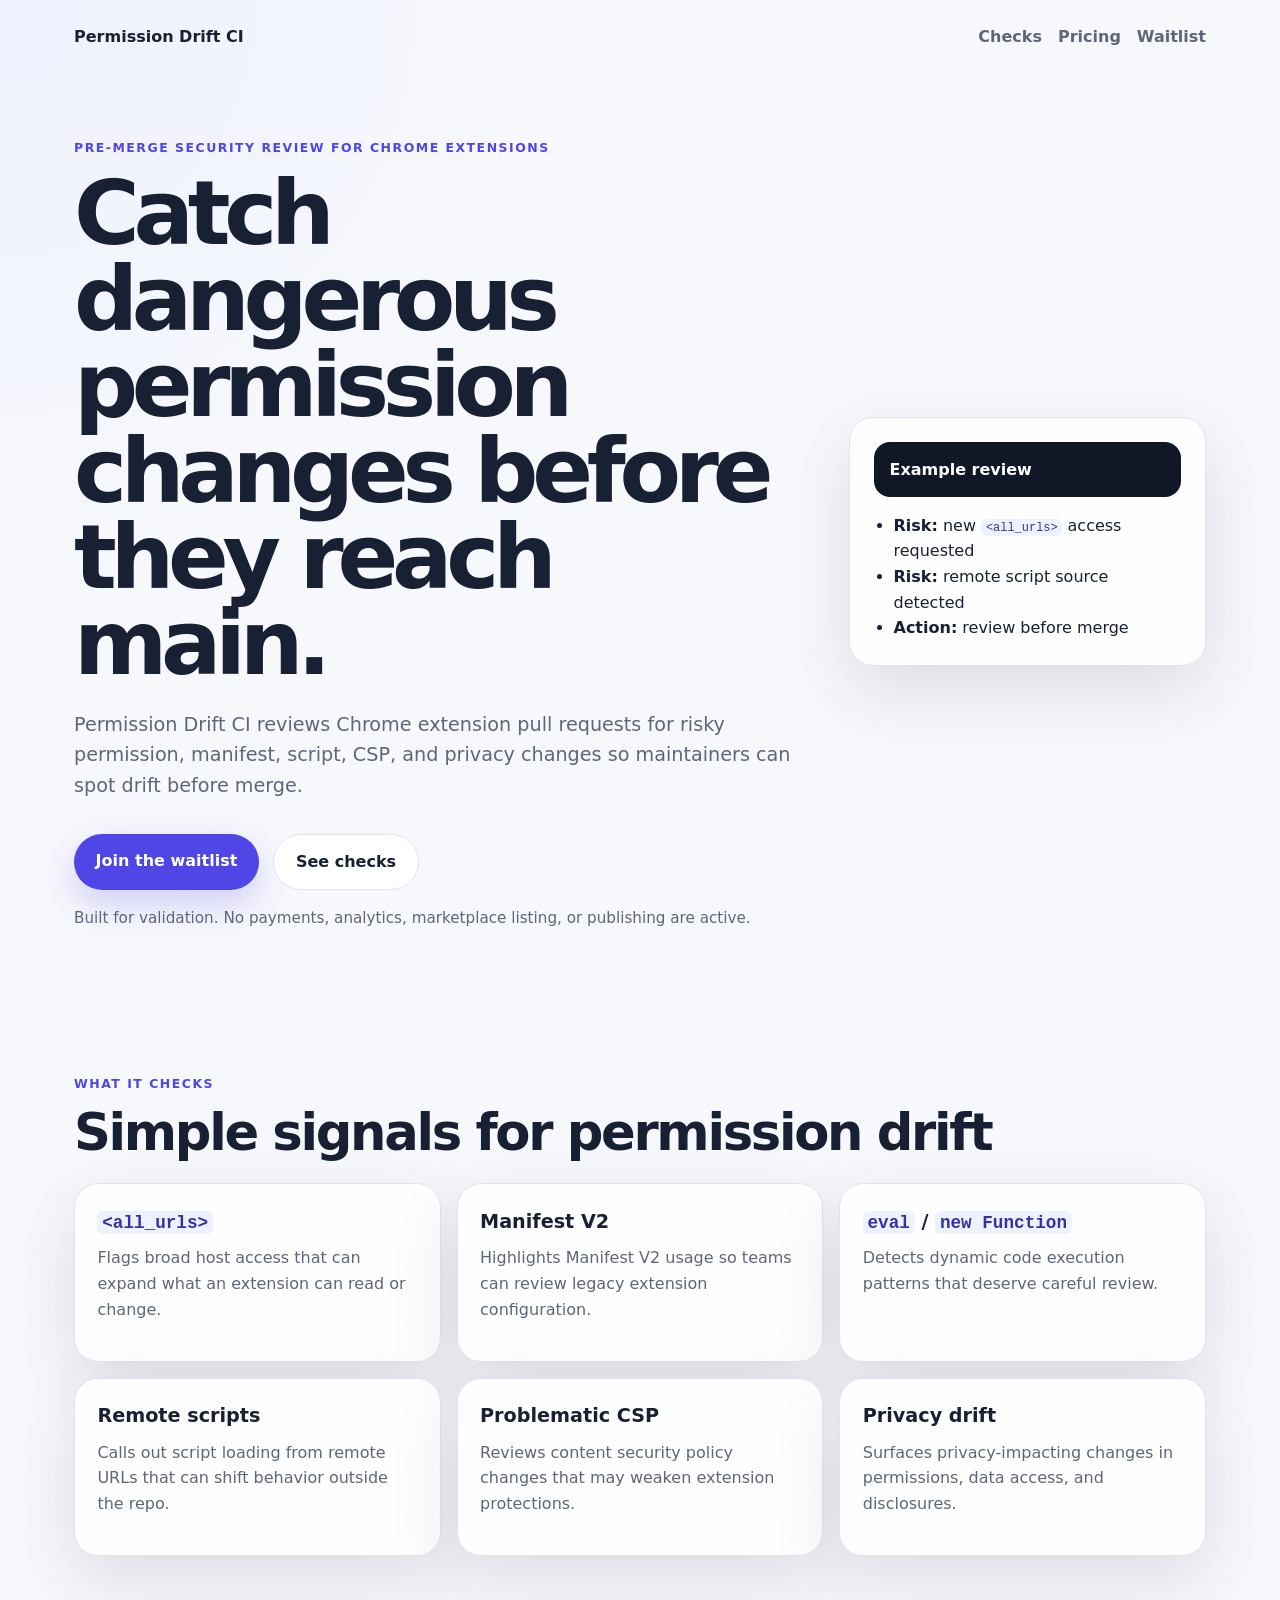
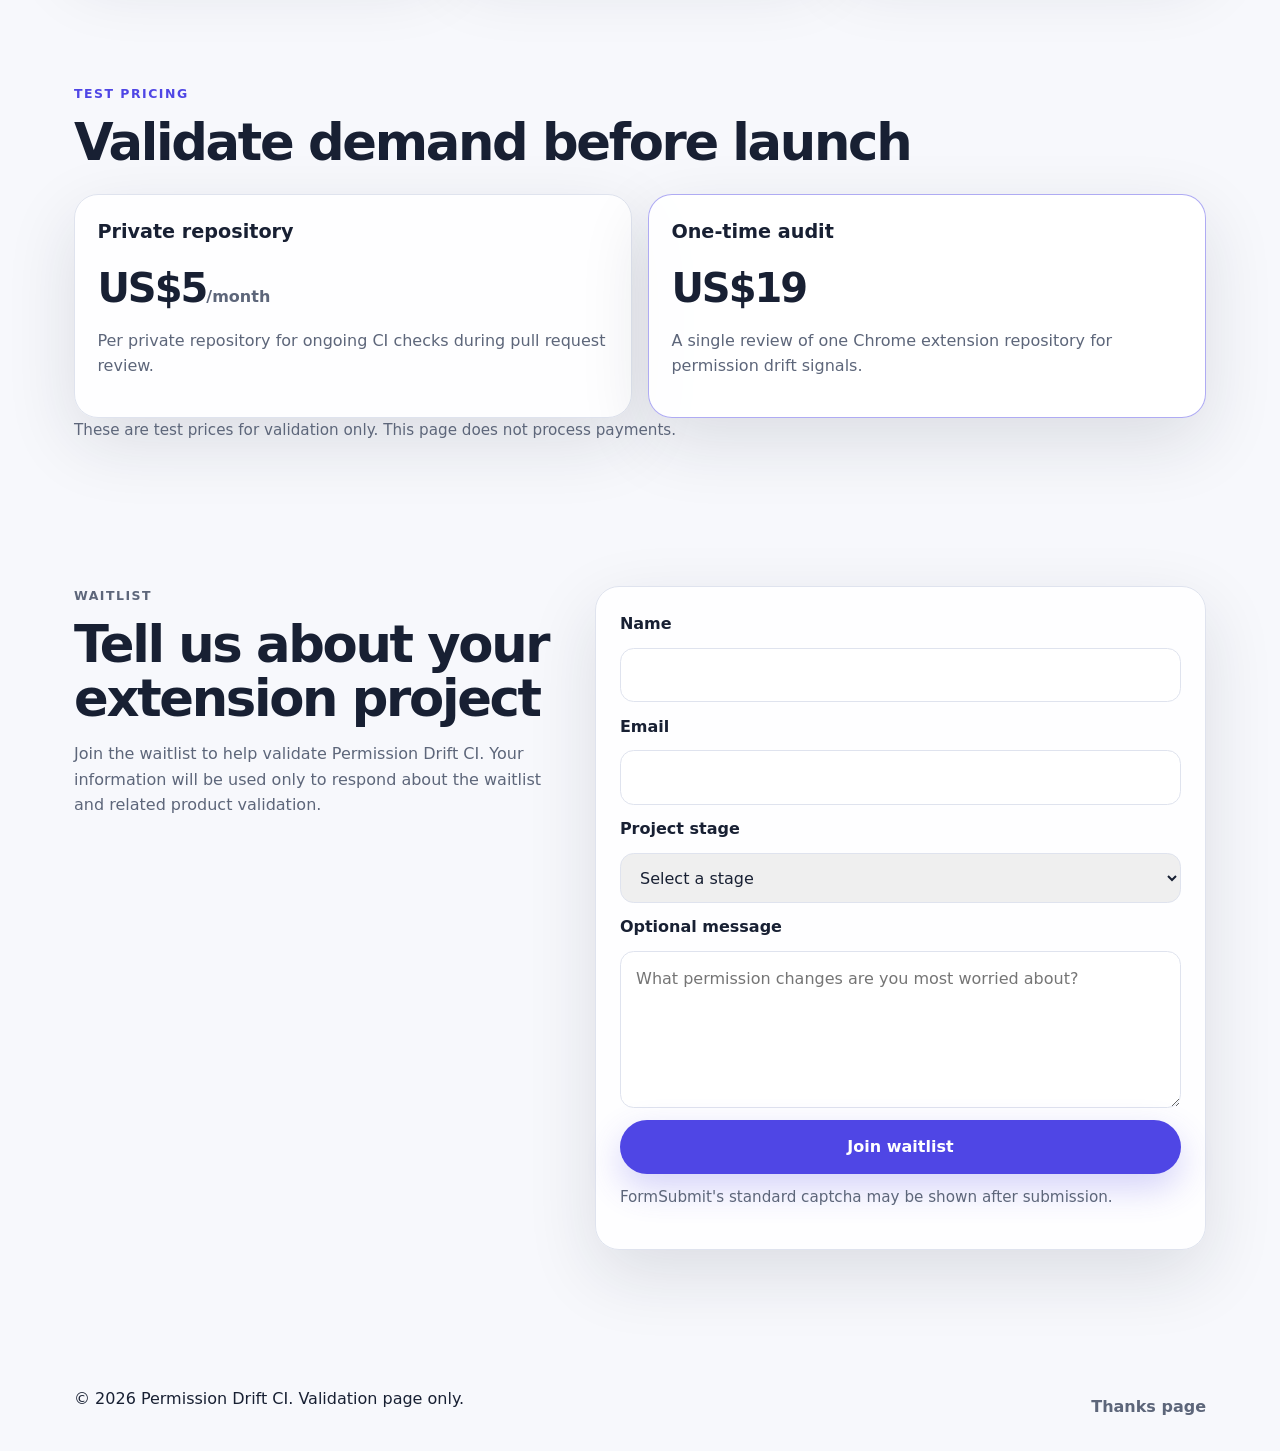
<file: index.html>
<!doctype html>
<html lang="en">
  <head>
    <meta charset="utf-8" />
    <meta name="viewport" content="width=device-width, initial-scale=1" />
    <title>Permission Drift CI — Chrome Extension Permission Review</title>
    <meta
      name="description"
      content="Permission Drift CI reviews risky Chrome extension permission changes before merge."
    />
    <link rel="stylesheet" href="styles.css" />
  </head>
  <body>
    <header class="site-header">
      <nav class="nav" aria-label="Primary navigation">
        <a class="brand" href="index.html">Permission Drift CI</a>
        <div class="nav-links">
          <a href="#checks">Checks</a>
          <a href="#pricing">Pricing</a>
          <a href="#waitlist">Waitlist</a>
        </div>
      </nav>
    </header>

    <main>
      <section class="hero">
        <div class="hero-copy">
          <p class="eyebrow">Pre-merge security review for Chrome extensions</p>
          <h1>Catch dangerous permission changes before they reach main.</h1>
          <p class="hero-text">
            Permission Drift CI reviews Chrome extension pull requests for risky permission,
            manifest, script, CSP, and privacy changes so maintainers can spot drift before merge.
          </p>
          <div class="hero-actions">
            <a class="button" href="#waitlist">Join the waitlist</a>
            <a class="button button-secondary" href="#checks">See checks</a>
          </div>
          <p class="note">
            Built for validation. No payments, analytics, marketplace listing, or publishing are active.
          </p>
        </div>
        <aside class="hero-card" aria-label="Example CI review summary">
          <div class="card-header">Example review</div>
          <ul>
            <li><strong>Risk:</strong> new <code>&lt;all_urls&gt;</code> access requested</li>
            <li><strong>Risk:</strong> remote script source detected</li>
            <li><strong>Action:</strong> review before merge</li>
          </ul>
        </aside>
      </section>

      <section id="checks" class="section">
        <p class="eyebrow">What it checks</p>
        <h2>Simple signals for permission drift</h2>
        <div class="checks-grid">
          <article class="check-card">
            <h3><code>&lt;all_urls&gt;</code></h3>
            <p>Flags broad host access that can expand what an extension can read or change.</p>
          </article>
          <article class="check-card">
            <h3>Manifest V2</h3>
            <p>Highlights Manifest V2 usage so teams can review legacy extension configuration.</p>
          </article>
          <article class="check-card">
            <h3><code>eval</code> / <code>new Function</code></h3>
            <p>Detects dynamic code execution patterns that deserve careful review.</p>
          </article>
          <article class="check-card">
            <h3>Remote scripts</h3>
            <p>Calls out script loading from remote URLs that can shift behavior outside the repo.</p>
          </article>
          <article class="check-card">
            <h3>Problematic CSP</h3>
            <p>Reviews content security policy changes that may weaken extension protections.</p>
          </article>
          <article class="check-card">
            <h3>Privacy drift</h3>
            <p>Surfaces privacy-impacting changes in permissions, data access, and disclosures.</p>
          </article>
        </div>
      </section>

      <section id="pricing" class="section pricing-section">
        <p class="eyebrow">Test pricing</p>
        <h2>Validate demand before launch</h2>
        <div class="pricing-grid">
          <article class="price-card">
            <h3>Private repository</h3>
            <p class="price">US$5<span>/month</span></p>
            <p>Per private repository for ongoing CI checks during pull request review.</p>
          </article>
          <article class="price-card featured">
            <h3>One-time audit</h3>
            <p class="price">US$19</p>
            <p>A single review of one Chrome extension repository for permission drift signals.</p>
          </article>
        </div>
        <p class="note">
          These are test prices for validation only. This page does not process payments.
        </p>
      </section>

      <section id="waitlist" class="section waitlist-section">
        <div>
          <p class="eyebrow">Waitlist</p>
          <h2>Tell us about your extension project</h2>
          <p>
            Join the waitlist to help validate Permission Drift CI. Your information will be used only
            to respond about the waitlist and related product validation.
          </p>
        </div>
        <form
          class="waitlist-form"
          action="https://formsubmit.co/permissiondriftci@gmail.com"
          method="POST"
        >
          <input type="hidden" name="_subject" value="Novo lead — Permission Drift CI" />
          <input type="hidden" name="_next" value="https://michelhoudini.github.io/permission-drift-ci-landing/thanks.html" />
          <input type="hidden" name="_url" value="https://michelhoudini.github.io/permission-drift-ci-landing/" />
          <input type="text" name="_honey" class="honeypot" tabindex="-1" autocomplete="off" />

          <label for="name">Name</label>
          <input id="name" name="name" type="text" autocomplete="name" required />

          <label for="email">Email</label>
          <input id="email" name="email" type="email" autocomplete="email" required />

          <label for="stage">Project stage</label>
          <select id="stage" name="project_stage" required>
            <option value="">Select a stage</option>
            <option>Idea or prototype</option>
            <option>Private beta</option>
            <option>Published extension</option>
            <option>Agency or security reviewer</option>
          </select>

          <label for="message">Optional message</label>
          <textarea
            id="message"
            name="message"
            rows="5"
            placeholder="What permission changes are you most worried about?"
          ></textarea>

          <button class="button" type="submit" formmethod="post">Join waitlist</button>
          <p class="form-note">FormSubmit's standard captcha may be shown after submission.</p>
        </form>
      </section>
    </main>

    <footer class="site-footer">
      <p>© 2026 Permission Drift CI. Validation page only.</p>
      <a href="thanks.html">Thanks page</a>
    </footer>
  </body>
</html>
</file>
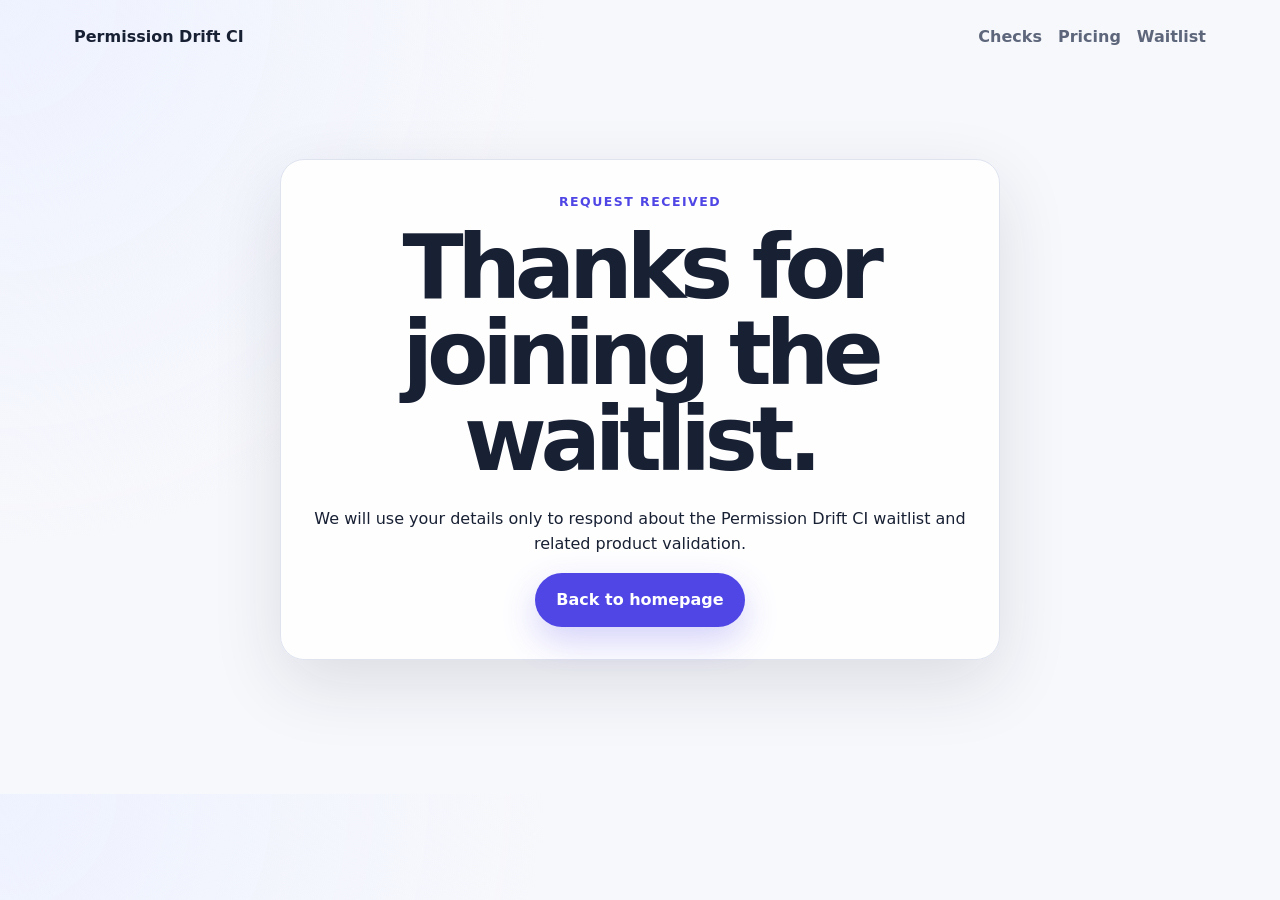
<file: thanks.html>
<!doctype html>
<html lang="en">
  <head>
    <meta charset="utf-8" />
    <meta name="viewport" content="width=device-width, initial-scale=1" />
    <title>Thanks — Permission Drift CI</title>
    <meta name="description" content="Thanks for joining the Permission Drift CI waitlist." />
    <link rel="stylesheet" href="styles.css" />
  </head>
  <body>
    <header class="site-header">
      <nav class="nav" aria-label="Primary navigation">
        <a class="brand" href="index.html">Permission Drift CI</a>
        <div class="nav-links">
          <a href="index.html#checks">Checks</a>
          <a href="index.html#pricing">Pricing</a>
          <a href="index.html#waitlist">Waitlist</a>
        </div>
      </nav>
    </header>

    <main class="thanks-main">
      <section class="thanks-card">
        <p class="eyebrow">Request received</p>
        <h1>Thanks for joining the waitlist.</h1>
        <p>
          We will use your details only to respond about the Permission Drift CI waitlist and related
          product validation.
        </p>
        <a class="button" href="index.html">Back to homepage</a>
      </section>
    </main>
  </body>
</html>
</file>
<file: styles.css>
:root {
  color-scheme: light;
  --bg: #f7f8fc;
  --surface: #ffffff;
  --surface-strong: #101827;
  --text: #182033;
  --muted: #5d667a;
  --primary: #4f46e5;
  --primary-dark: #3730a3;
  --accent: #10b981;
  --border: #dfe3ee;
  --shadow: 0 24px 70px rgba(24, 32, 51, 0.12);
}

* {
  box-sizing: border-box;
}

html {
  scroll-behavior: smooth;
}

body {
  margin: 0;
  background: radial-gradient(circle at top left, #eef2ff 0, transparent 34rem), var(--bg);
  color: var(--text);
  font-family: Inter, ui-sans-serif, system-ui, -apple-system, BlinkMacSystemFont, "Segoe UI", sans-serif;
  line-height: 1.6;
}

a {
  color: inherit;
}

code {
  background: #eef2ff;
  border-radius: 0.35rem;
  color: var(--primary-dark);
  font-size: 0.92em;
  padding: 0.1rem 0.3rem;
}

.site-header,
.site-footer {
  margin: 0 auto;
  max-width: 1180px;
  padding: 1.5rem;
}

.nav,
.site-footer {
  align-items: center;
  display: flex;
  justify-content: space-between;
  gap: 1rem;
}

.brand {
  font-weight: 800;
  text-decoration: none;
}

.nav-links {
  display: flex;
  gap: 1rem;
}

.nav-links a,
.site-footer a {
  color: var(--muted);
  font-weight: 600;
  text-decoration: none;
}

.nav-links a:hover,
.site-footer a:hover {
  color: var(--primary);
}

main {
  margin: 0 auto;
  max-width: 1180px;
  padding: 0 1.5rem 3rem;
}

.hero {
  align-items: center;
  display: grid;
  gap: 2rem;
  grid-template-columns: minmax(0, 1.35fr) minmax(280px, 0.65fr);
  min-height: 72vh;
  padding: 4rem 0;
}

.eyebrow {
  color: var(--primary);
  font-size: 0.78rem;
  font-weight: 800;
  letter-spacing: 0.12em;
  margin: 0 0 0.75rem;
  text-transform: uppercase;
}

h1,
h2,
h3,
p {
  margin-top: 0;
}

h1 {
  font-size: clamp(2.6rem, 7vw, 5.8rem);
  letter-spacing: -0.07em;
  line-height: 0.96;
  margin-bottom: 1.5rem;
}

h2 {
  font-size: clamp(2rem, 4vw, 3.2rem);
  letter-spacing: -0.045em;
  line-height: 1.05;
  margin-bottom: 1rem;
}

h3 {
  font-size: 1.2rem;
  margin-bottom: 0.5rem;
}

.hero-text {
  color: var(--muted);
  font-size: 1.2rem;
  max-width: 720px;
}

.hero-actions {
  display: flex;
  flex-wrap: wrap;
  gap: 0.9rem;
  margin: 2rem 0 1rem;
}

.button {
  background: var(--primary);
  border: 0;
  border-radius: 999px;
  box-shadow: 0 14px 35px rgba(79, 70, 229, 0.24);
  color: #ffffff;
  cursor: pointer;
  display: inline-flex;
  font: inherit;
  font-weight: 800;
  justify-content: center;
  padding: 0.9rem 1.35rem;
  text-decoration: none;
}

.button:hover {
  background: var(--primary-dark);
}

.button-secondary {
  background: var(--surface);
  border: 1px solid var(--border);
  box-shadow: none;
  color: var(--text);
}

.button-secondary:hover {
  background: #eef2ff;
}

.note,
.form-note {
  color: var(--muted);
  font-size: 0.95rem;
}

.hero-card,
.check-card,
.price-card,
.waitlist-form,
.thanks-card {
  background: rgba(255, 255, 255, 0.9);
  border: 1px solid var(--border);
  border-radius: 1.5rem;
  box-shadow: var(--shadow);
}

.hero-card {
  padding: 1.5rem;
}

.card-header {
  background: var(--surface-strong);
  border-radius: 1rem;
  color: #ffffff;
  font-weight: 800;
  margin-bottom: 1rem;
  padding: 0.9rem 1rem;
}

.hero-card ul {
  margin: 0;
  padding-left: 1.25rem;
}

.section {
  padding: 4rem 0;
}

.checks-grid,
.pricing-grid {
  display: grid;
  gap: 1rem;
  grid-template-columns: repeat(3, minmax(0, 1fr));
  margin-top: 1.5rem;
}

.check-card,
.price-card {
  padding: 1.4rem;
}

.check-card p,
.price-card p,
.waitlist-section p {
  color: var(--muted);
}

.pricing-grid {
  grid-template-columns: repeat(2, minmax(0, 1fr));
}

.price-card.featured {
  border-color: rgba(79, 70, 229, 0.45);
}

.price {
  color: var(--text) !important;
  font-size: 2.5rem;
  font-weight: 900;
  letter-spacing: -0.05em;
  margin-bottom: 0.5rem;
}

.price span {
  color: var(--muted);
  font-size: 1rem;
  letter-spacing: 0;
}

.waitlist-section {
  align-items: start;
  display: grid;
  gap: 2rem;
  grid-template-columns: minmax(0, 0.8fr) minmax(320px, 1fr);
}

.waitlist-form {
  display: grid;
  gap: 0.7rem;
  padding: 1.5rem;
}

label {
  font-weight: 800;
}

input,
select,
textarea {
  border: 1px solid var(--border);
  border-radius: 0.85rem;
  color: var(--text);
  font: inherit;
  padding: 0.85rem 0.95rem;
  width: 100%;
}

input:focus,
select:focus,
textarea:focus {
  border-color: var(--primary);
  outline: 3px solid rgba(79, 70, 229, 0.16);
}

.honeypot {
  display: none;
}

.thanks-main {
  align-items: center;
  display: flex;
  min-height: 80vh;
}

.thanks-card {
  margin: 0 auto;
  max-width: 720px;
  padding: 2rem;
  text-align: center;
}

@media (max-width: 820px) {
  .hero,
  .waitlist-section,
  .checks-grid,
  .pricing-grid {
    grid-template-columns: 1fr;
  }

  .nav,
  .site-footer {
    align-items: flex-start;
    flex-direction: column;
  }

  .nav-links {
    flex-wrap: wrap;
  }

  .hero {
    min-height: auto;
    padding: 2rem 0;
  }
}
</file>
